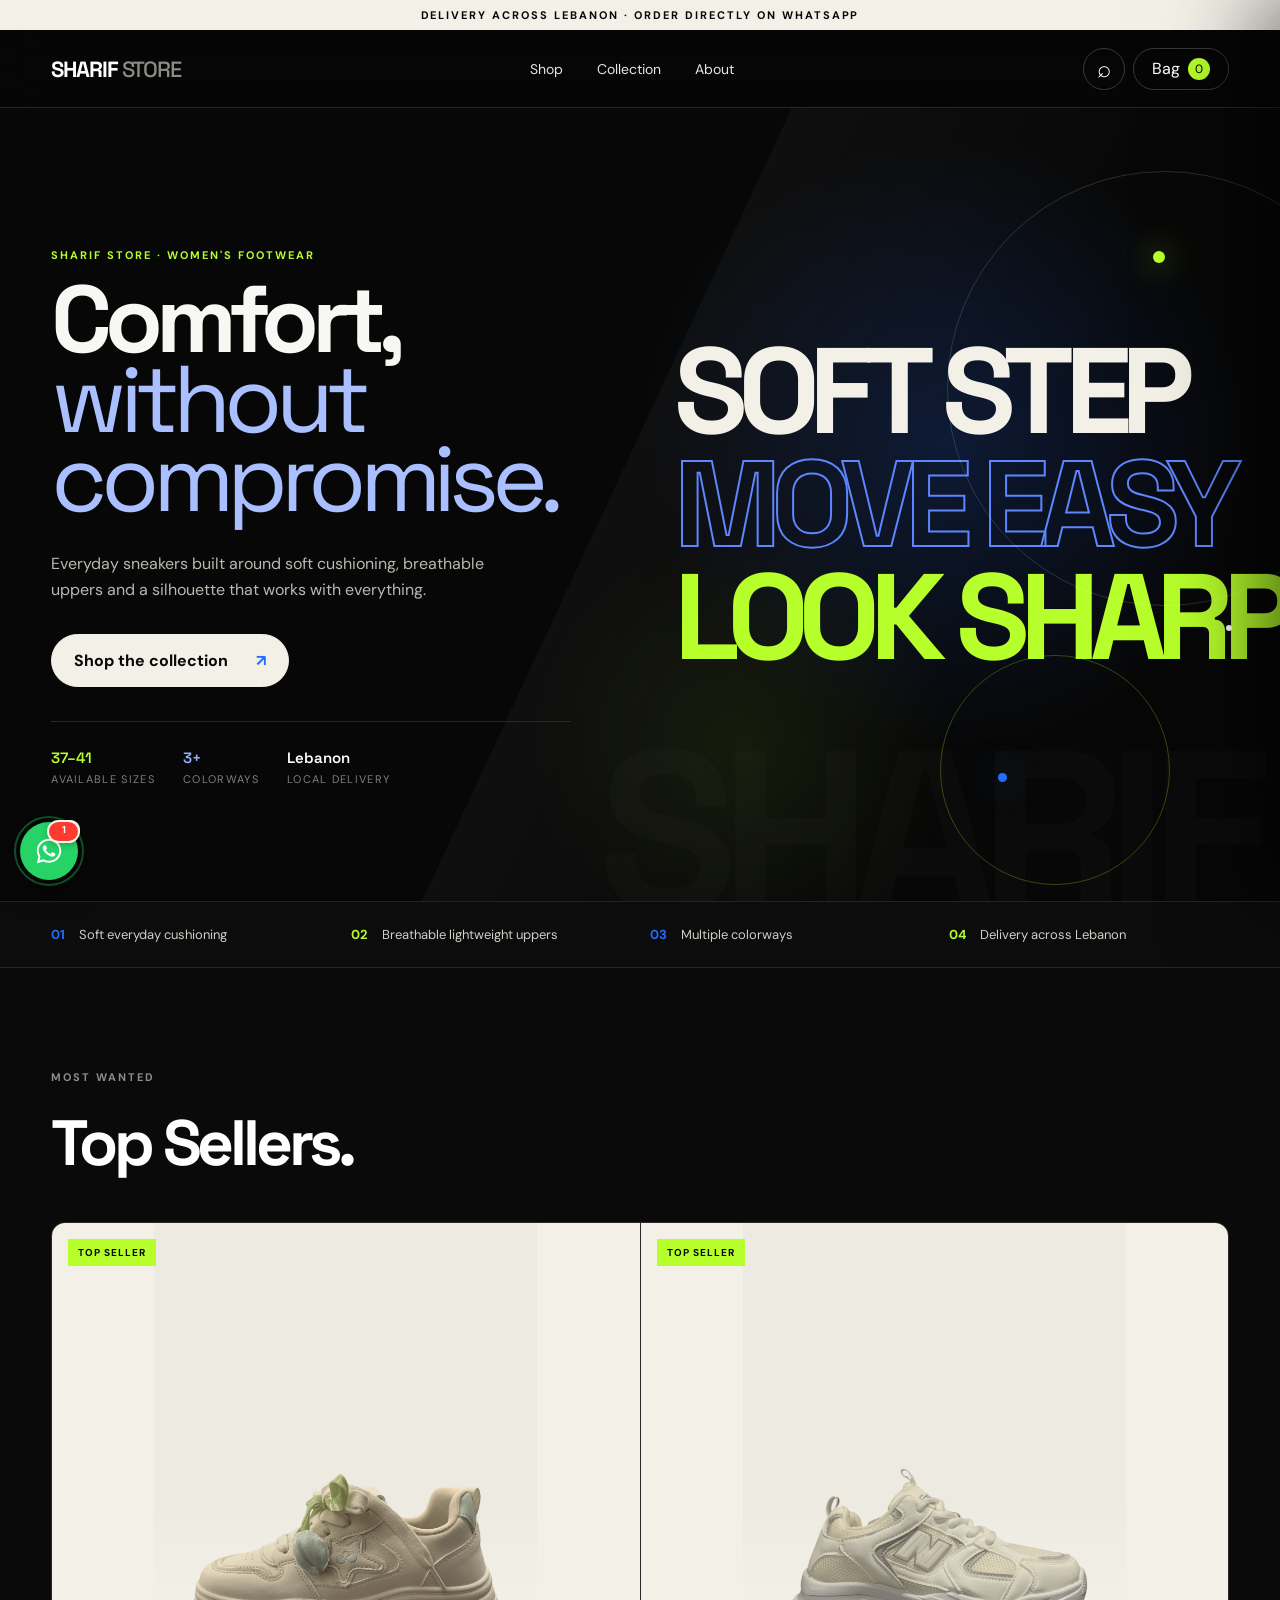
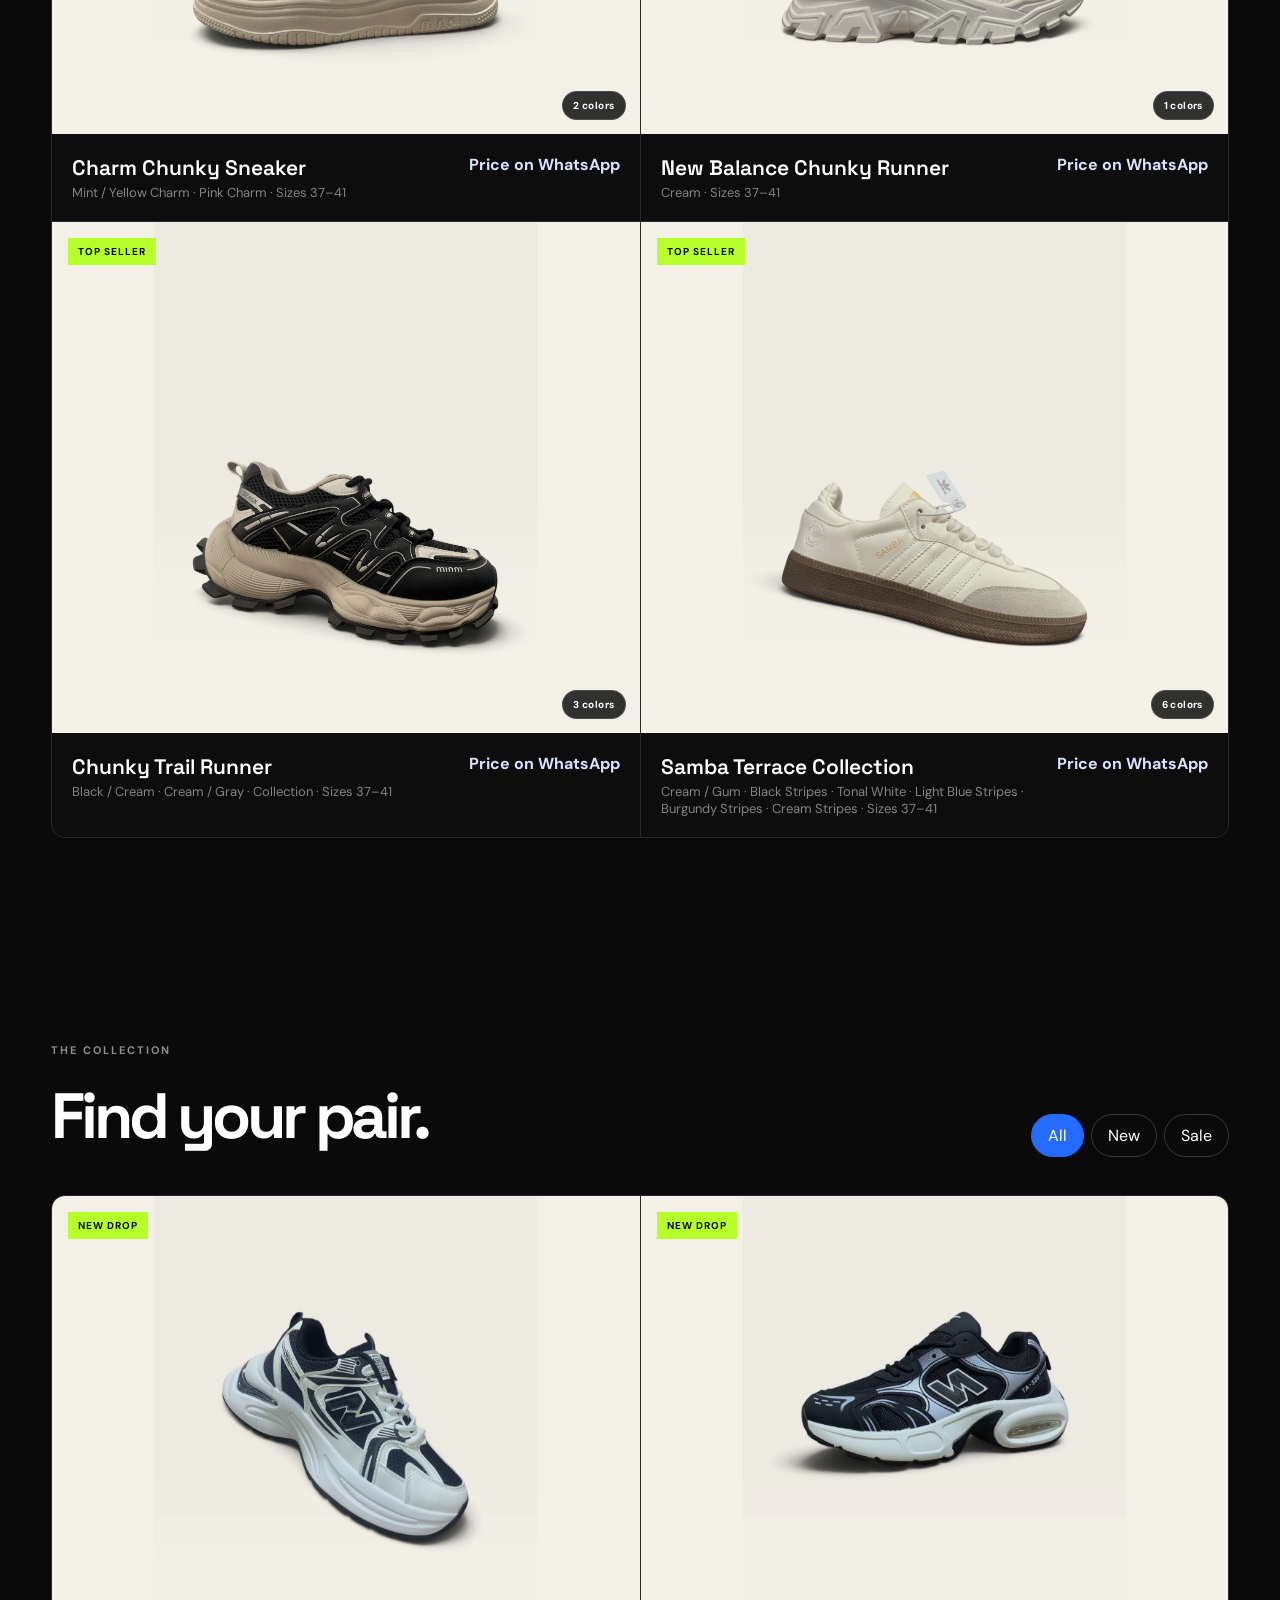
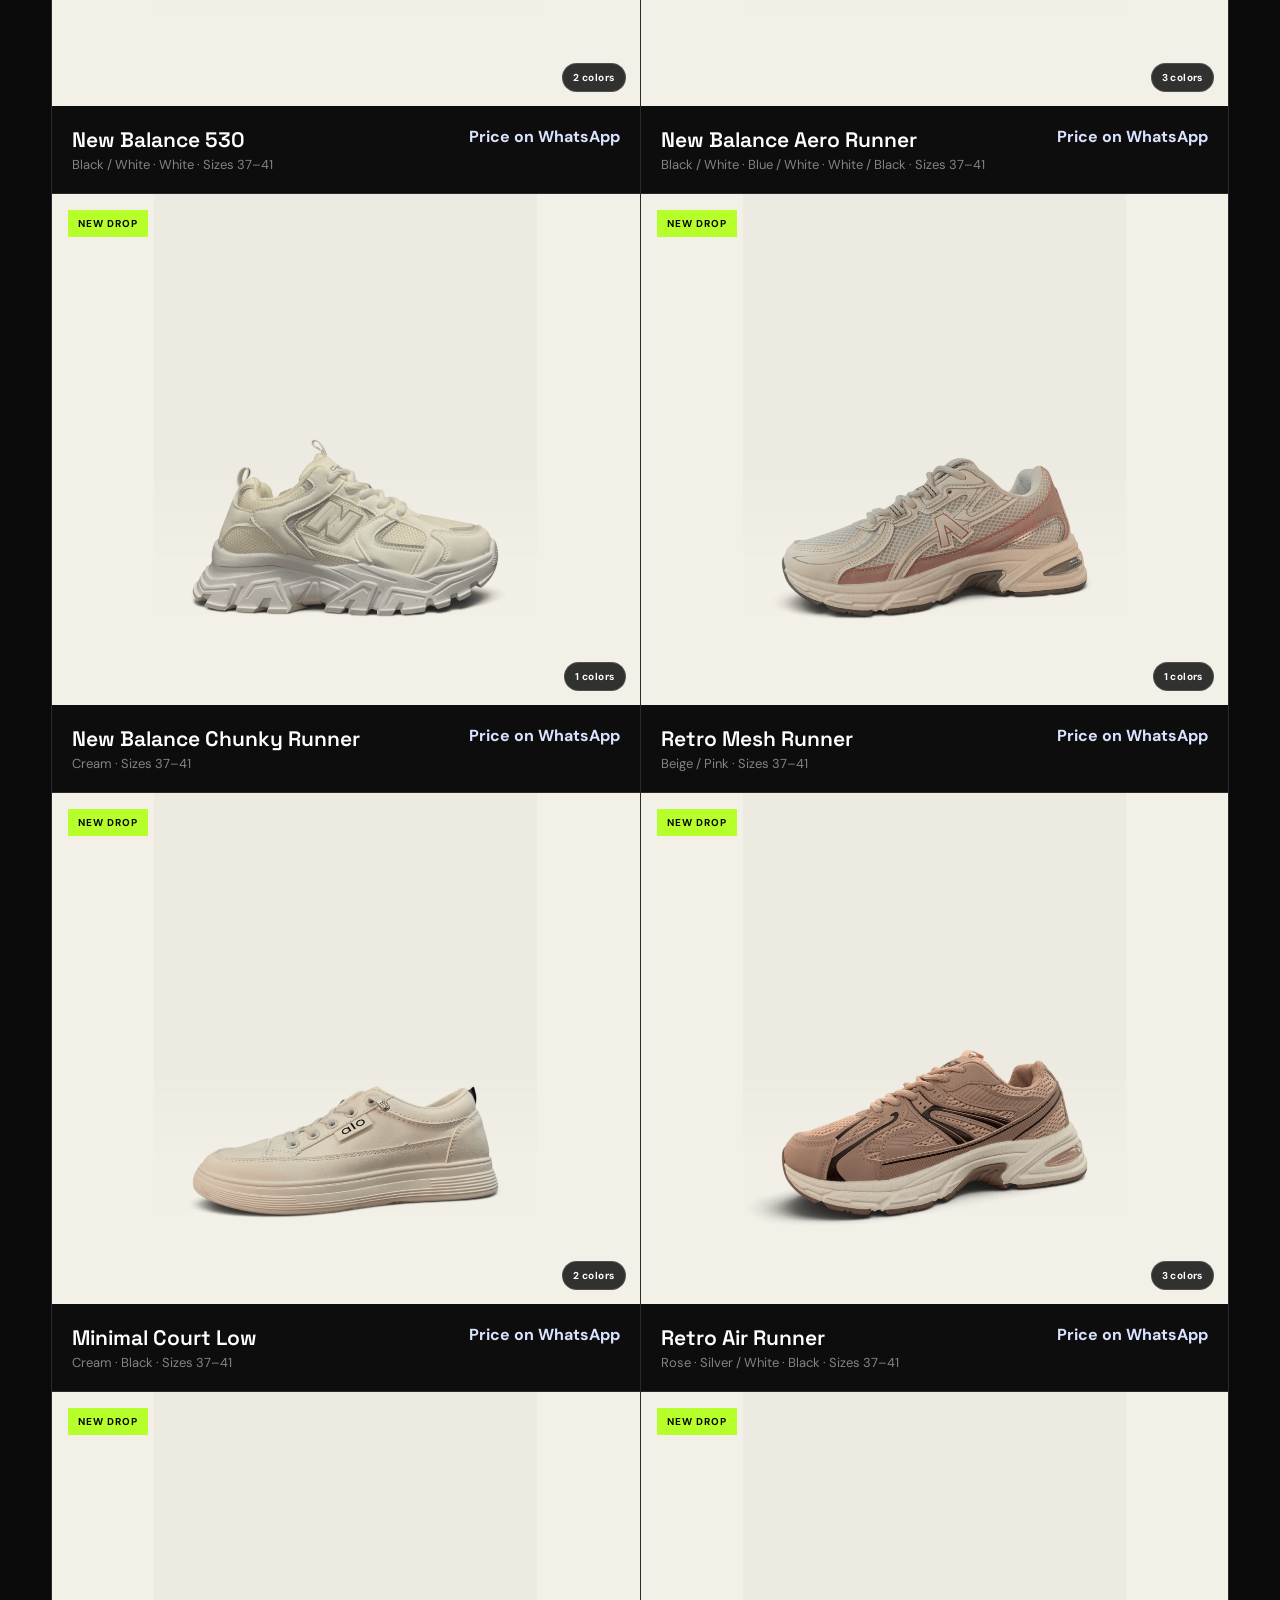
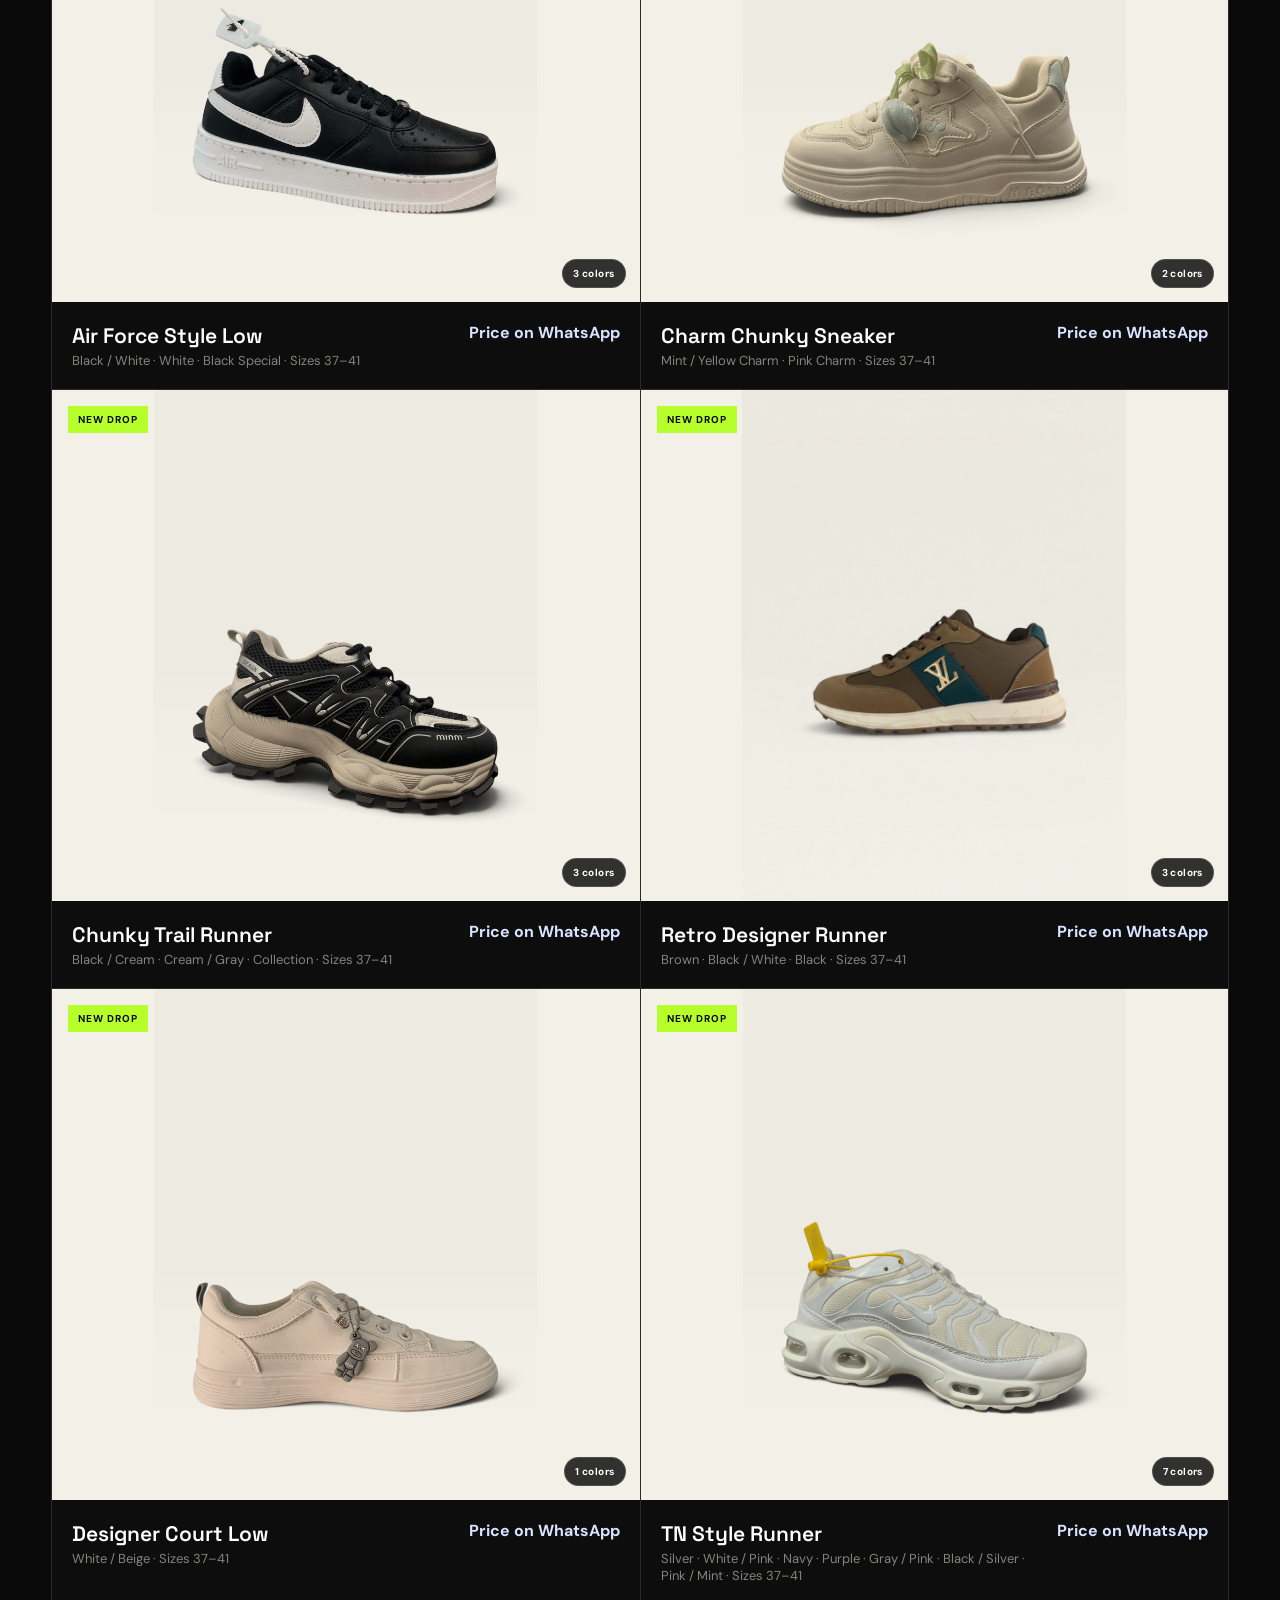
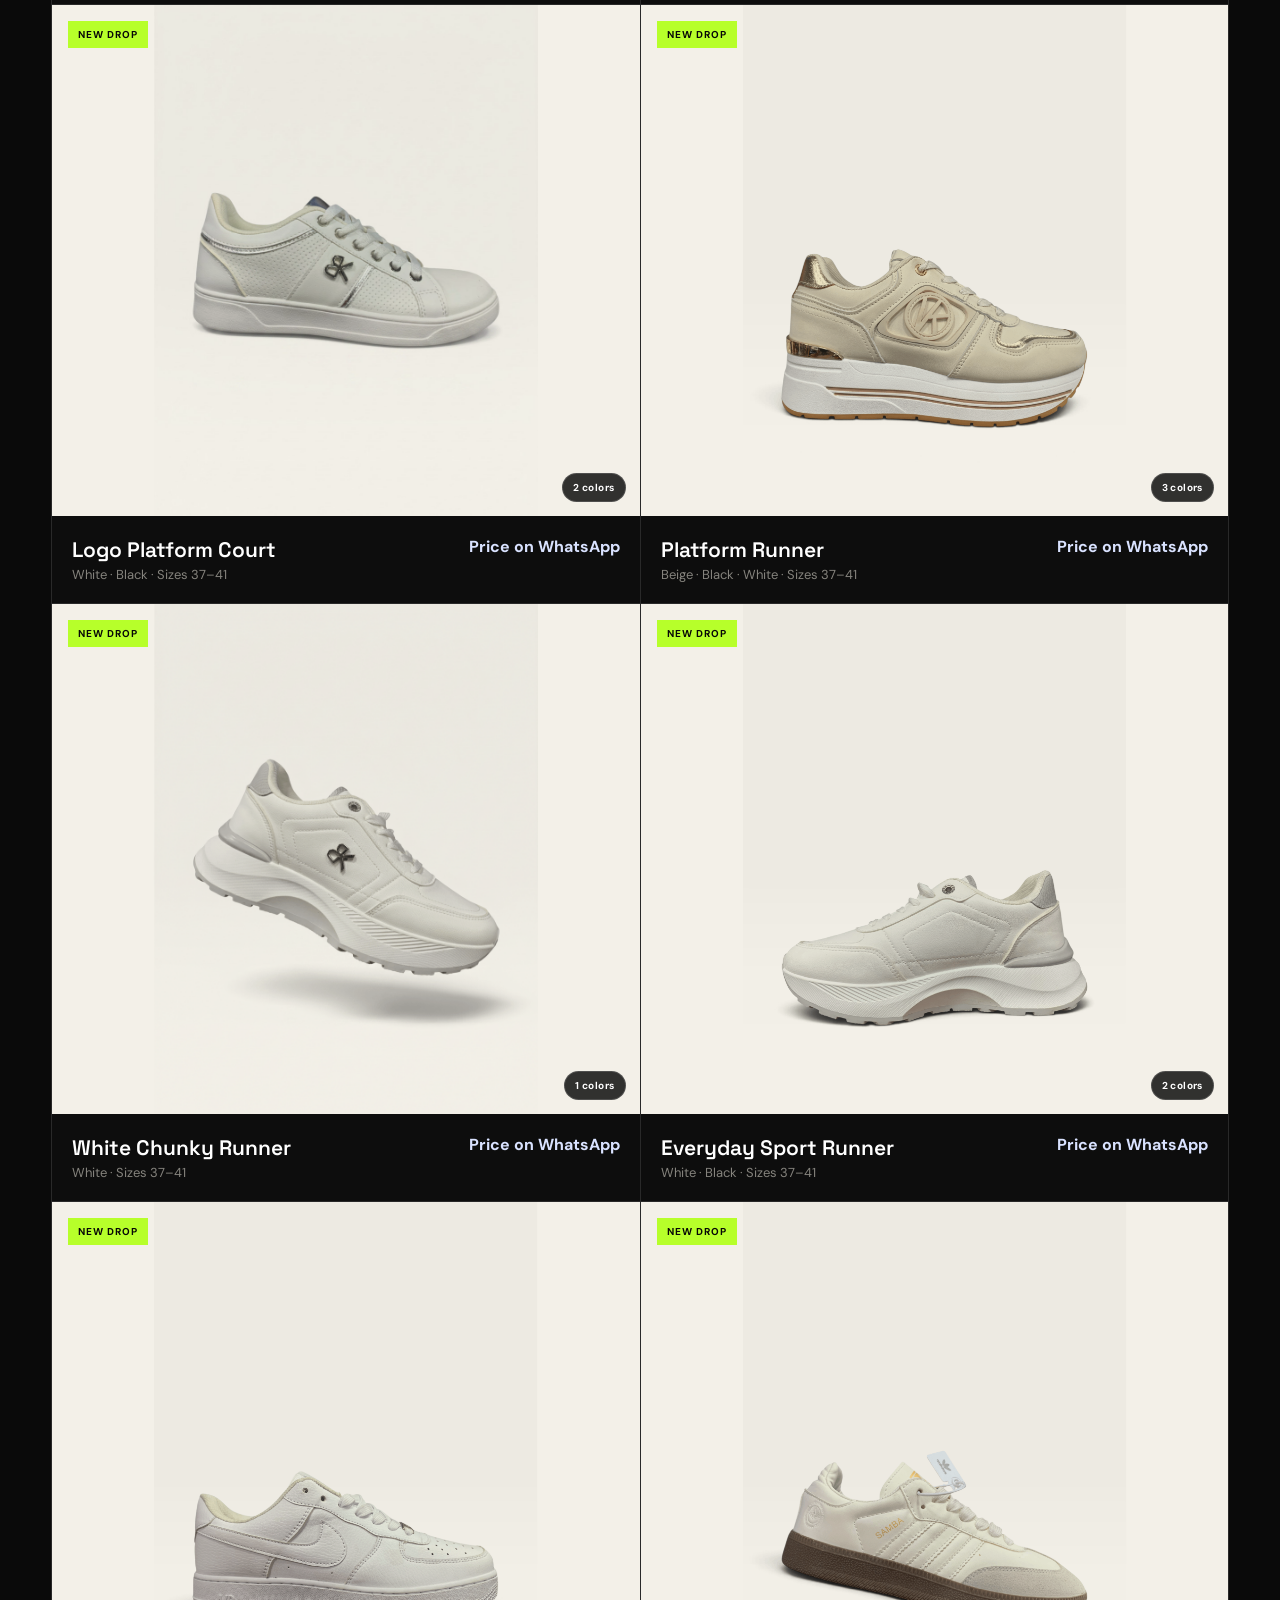
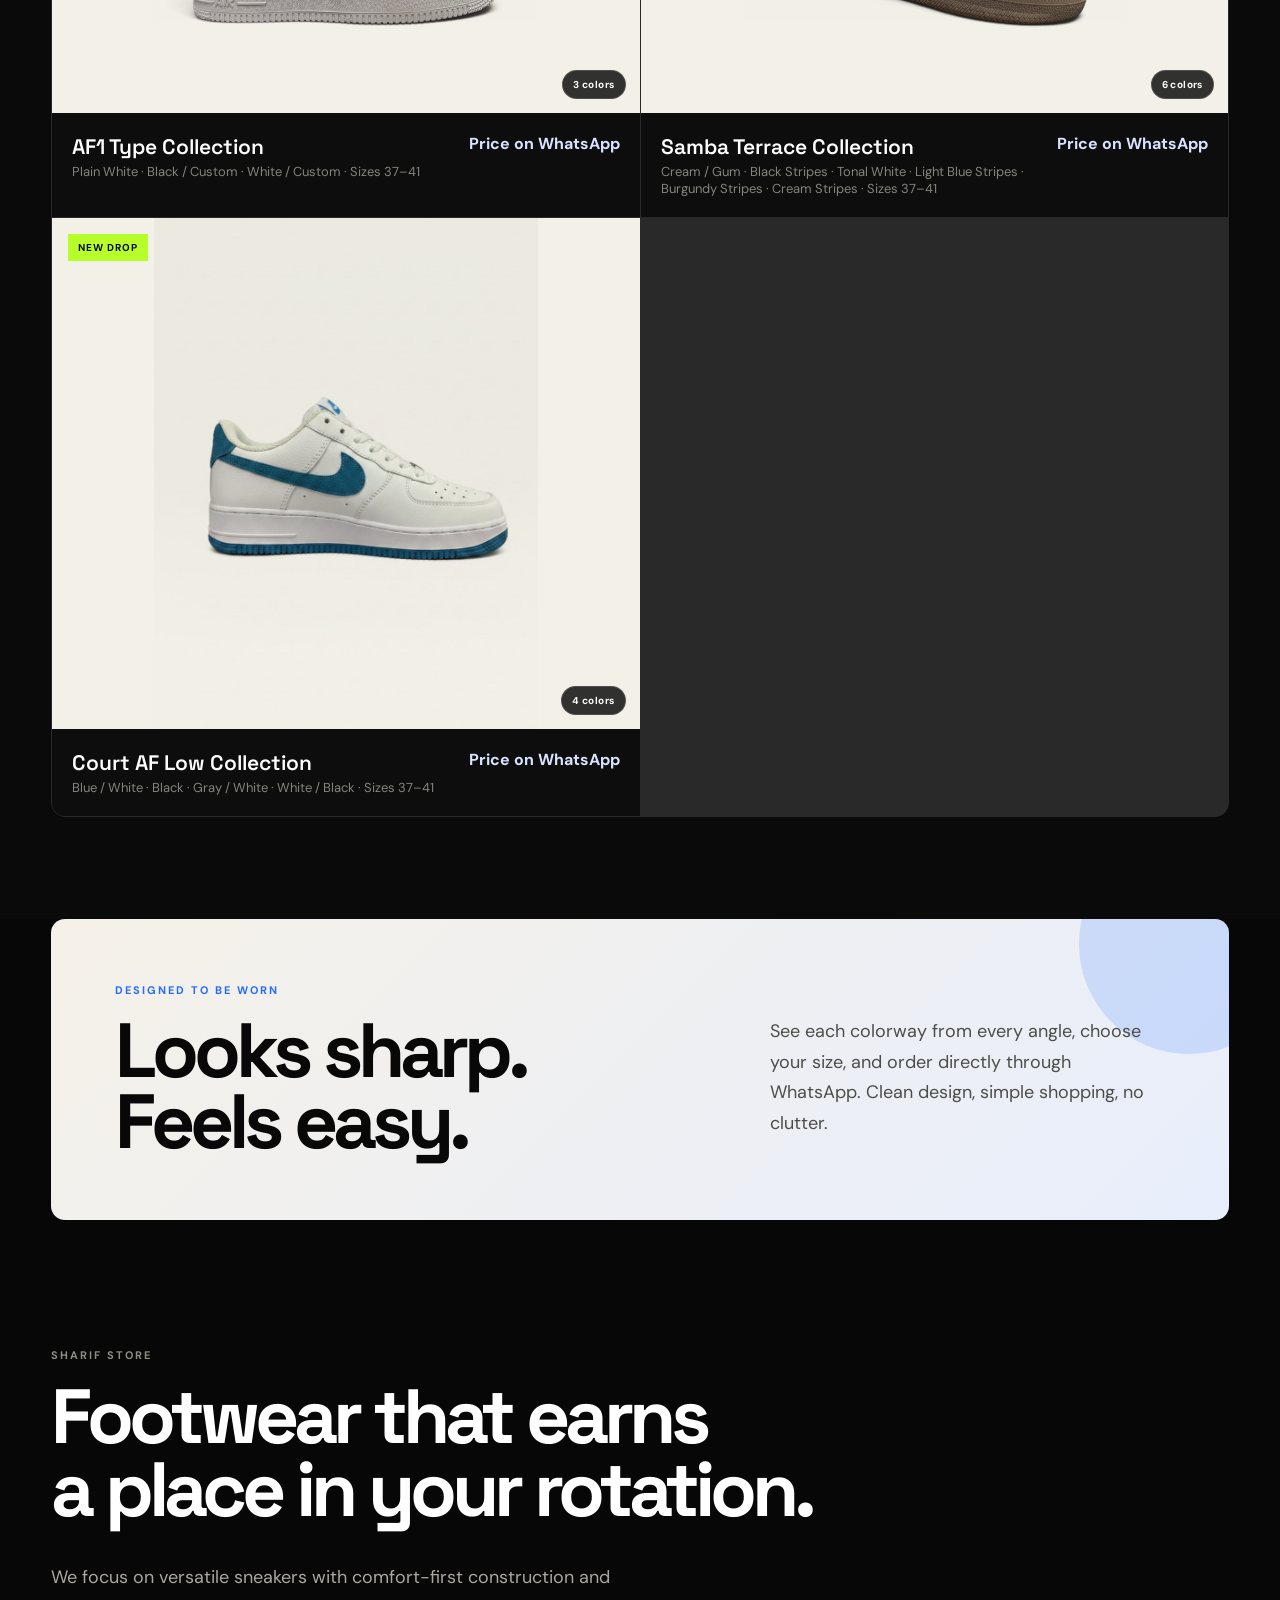
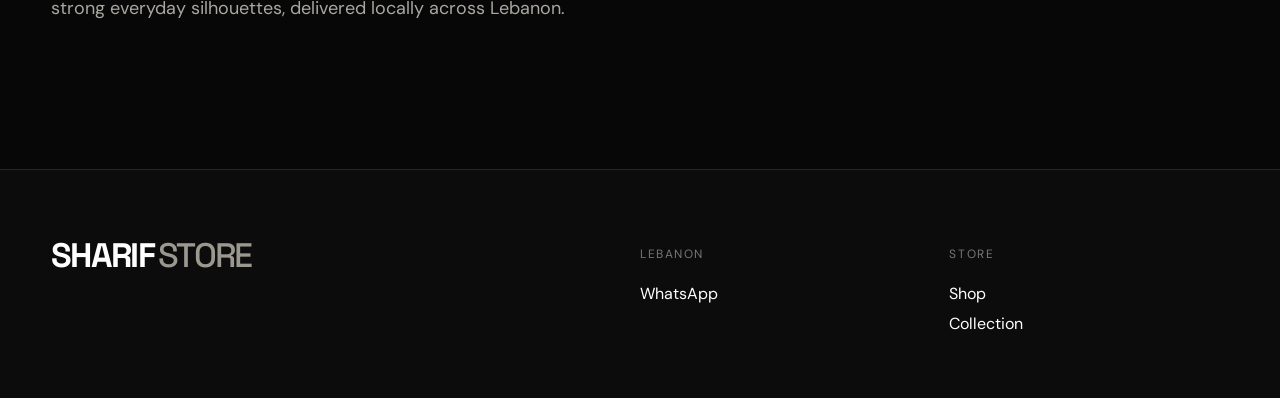
<file: index.html>
<!doctype html>
<html lang="en">
<head>
  <meta charset="utf-8" />
  <meta name="viewport" content="width=device-width,initial-scale=1,viewport-fit=cover" />
  <meta name="theme-color" content="#050505" />
  <title>Sharif Store — Premium Footwear Lebanon</title>
  <meta name="description" content="Sharif Store — curated sneakers and footwear delivered across Lebanon." />
  <link rel="icon" type="image/png" href="assets/products/unnamed.png?v=20260825" />
  <link rel="shortcut icon" type="image/png" href="assets/products/unnamed.png?v=20260825" />
  <link rel="apple-touch-icon" href="assets/products/unnamed.png?v=20260825" />
  <link rel="preload" as="image" href="assets/products/IMG_0441.jpg" fetchpriority="high" />
  <link rel="preconnect" href="https://fonts.googleapis.com"><link rel="preconnect" href="https://fonts.gstatic.com" crossorigin>
  <link href="https://fonts.googleapis.com/css2?family=DM+Sans:wght@400;500;600;700&family=Space+Grotesk:wght@500;600;700&display=swap" rel="stylesheet">
  <link rel="stylesheet" href="styles.css" /><link rel="stylesheet" href="mobile-gallery.css" /><link rel="stylesheet" href="whatsapp-float.css" /><link rel="stylesheet" href="luxury.css?v=20260826-1" />
  <!-- TikTok Pixel Code Start -->
  <script>
  !function (w, d, t) {
    w.TiktokAnalyticsObject=t;var ttq=w[t]=w[t]||[];ttq.methods=["page","track","identify","instances","debug","on","off","once","ready","alias","group","enableCookie","disableCookie","holdConsent","revokeConsent","grantConsent"],ttq.setAndDefer=function(t,e){t[e]=function(){t.push([e].concat(Array.prototype.slice.call(arguments,0)))}};for(var i=0;i<ttq.methods.length;i++)ttq.setAndDefer(ttq,ttq.methods[i]);ttq.instance=function(t){for(
  var e=ttq._i[t]||[],n=0;n<ttq.methods.length;n++)ttq.setAndDefer(e,ttq.methods[n]);return e},ttq.load=function(e,n){var r="https://analytics.tiktok.com/i18n/pixel/events.js",o=n&&n.partner;ttq._i=ttq._i||{},ttq._i[e]=[],ttq._i[e]._u=r,ttq._t=ttq._t||{},ttq._t[e]=+new Date,ttq._o=ttq._o||{},ttq._o[e]=n||{};n=document.createElement("script")
  ;n.type="text/javascript",n.async=!0,n.src=r+"?sdkid="+e+"&lib="+t;e=document.getElementsByTagName("script")[0];e.parentNode.insertBefore(n,e)};

    ttq.load('DA9ERJJC77UC8FLJBM60');
    ttq.page();
  }(window, document, 'ttq');
  </script>
  <!-- TikTok Pixel Code End -->
</head>
<body>
  <div class="announcement">DELIVERY ACROSS LEBANON · ORDER DIRECTLY ON WHATSAPP</div>
  <header class="site-header"><a class="brand" href="#top" aria-label="Sharif Store home"><span>SHARIF</span><b>STORE</b></a><nav class="desktop-nav" aria-label="Main navigation"><a href="#shop">Shop</a><a href="#new">Collection</a><a href="#about">About</a></nav><div class="header-actions"><button id="searchBtn" class="icon-btn" aria-label="Search">⌕</button><button id="cartBtn" class="cart-btn">Bag <span id="cartCount">0</span></button></div></header>
  <main id="top">
    <section class="hero hero-type">
      <div class="hero-copy">
        <p class="eyebrow">SHARIF STORE · WOMEN'S FOOTWEAR</p>
        <h1>Comfort,<br><em>without compromise.</em></h1>
        <p class="hero-text">Everyday sneakers built around soft cushioning, breathable uppers and a silhouette that works with everything.</p>
        <a class="primary-btn" href="#shop">Shop the collection <span>↗</span></a>
        <div class="hero-proof"><div><b>37–41</b><span>Available sizes</span></div><div><b>3+</b><span>Colorways</span></div><div><b>Lebanon</b><span>Local delivery</span></div></div>
      </div>
      <div class="hero-kinetic" id="heroImage" aria-hidden="true">
        <div class="kinetic-line line-a">SOFT STEP</div>
        <div class="kinetic-line line-b">MOVE EASY</div>
        <div class="kinetic-line line-c">LOOK SHARP</div>
        <div class="kinetic-orbit orbit-a"></div>
        <div class="kinetic-orbit orbit-b"></div>
        <span class="kinetic-dot dot-a"></span><span class="kinetic-dot dot-b"></span><span class="kinetic-dot dot-c"></span>
      </div>
    </section>
    <section class="trust-strip"><div><b>01</b><span>Soft everyday cushioning</span></div><div><b>02</b><span>Breathable lightweight uppers</span></div><div><b>03</b><span>Multiple colorways</span></div><div><b>04</b><span>Delivery across Lebanon</span></div></section>
    <section id="shop" class="catalog-section"><div class="section-head"><div><p class="eyebrow">THE COLLECTION</p><h2>Find your pair.</h2></div><div class="filters"><button class="filter active" data-filter="all">All</button><button class="filter" data-filter="new">New</button><button class="filter" data-filter="sale">Sale</button></div></div><div id="products" class="product-grid" aria-live="polite"></div></section>
    <section id="new" class="feature-band"><div><p class="eyebrow">DESIGNED TO BE WORN</p><h2>Looks sharp.<br>Feels easy.</h2></div><p>See each colorway from every angle, choose your size, and order directly through WhatsApp. Clean design, simple shopping, no clutter.</p></section>
    <section id="about" class="about-section"><p class="eyebrow">SHARIF STORE</p><h2>Footwear that earns<br>a place in your rotation.</h2><p>We focus on versatile sneakers with comfort-first construction and strong everyday silhouettes, delivered locally across Lebanon.</p></section>
  </main>
  <footer><div class="brand footer-brand"><span>SHARIF</span><b>STORE</b></div><div><p>Lebanon</p><a id="footerWhatsApp" href="#">WhatsApp</a></div><div><p>Store</p><a href="#shop">Shop</a><a href="#new">Collection</a></div></footer>
  <a class="whatsapp-float" href="https://wa.me/96171546495?text=Hi%20Sharif%20Store%2C%20I%20have%20a%20question%20about%20a%20product." target="_blank" rel="noopener" aria-label="Chat with Sharif Store on WhatsApp"><svg viewBox="0 0 32 32" aria-hidden="true"><path d="M16.01 3C8.83 3 3 8.72 3 15.78c0 2.25.6 4.45 1.74 6.38L3 29l7.03-1.82a13.2 13.2 0 0 0 5.98 1.45h.01C23.19 28.63 29 22.91 29 15.85 29 8.79 23.18 3 16.01 3Zm0 23.47h-.01a11 11 0 0 1-5.62-1.53l-.4-.24-4.17 1.08 1.11-4.02-.26-.41a10.64 10.64 0 0 1-1.68-5.57C4.98 9.93 9.93 5.17 16.01 5.17c6.08 0 11.02 4.78 11.02 10.68 0 5.88-4.95 10.62-11.02 10.62Zm6.05-7.96c-.33-.16-1.96-.95-2.26-1.06-.3-.1-.52-.16-.74.16-.22.32-.85 1.06-1.04 1.27-.19.21-.38.24-.71.08-.33-.16-1.39-.5-2.65-1.6-.98-.85-1.64-1.9-1.83-2.22-.19-.32-.02-.5.14-.65.15-.14.33-.37.5-.56.16-.19.22-.32.33-.53.11-.21.05-.4-.03-.56-.08-.16-.74-1.74-1.01-2.38-.27-.64-.54-.55-.74-.56h-.63c-.22 0-.58.08-.88.4-.3.32-1.15 1.1-1.15 2.67s1.18 3.09 1.34 3.3c.16.21 2.32 3.47 5.62 4.87.79.34 1.4.54 1.88.69.79.24 1.51.21 2.08.13.63-.09 1.96-.79 2.24-1.55.27-.77.27-1.42.19-1.55-.08-.13-.3-.21-.63-.37Z"/></svg><span class="whatsapp-notification" aria-hidden="true">1</span></a>
  <aside id="cartDrawer" class="drawer" aria-hidden="true"><div class="drawer-head"><h3>Your bag</h3><button id="closeCart" class="icon-btn" aria-label="Close bag">×</button></div><div id="cartItems" class="cart-items"></div><div class="drawer-foot"><button id="checkoutBtn" class="primary-btn full">Order on WhatsApp <span>↗</span></button></div></aside><div id="backdrop" class="backdrop"></div>
  <dialog id="productModal" class="product-modal"><button id="modalClose" class="modal-close" aria-label="Close product">×</button><div id="modalContent"></div></dialog>
  <dialog id="searchModal" class="search-modal"><button id="searchClose" class="modal-close" aria-label="Close search">×</button><h3>Find a pair</h3><input id="searchInput" autocomplete="off" placeholder="Search products…" aria-label="Search products" /><div id="searchResults" class="search-results"></div></dialog>
  <script src="products-data.js?v=20260906-1"></script><script src="app.js?v=20260902-1"></script><script src="product-share.js?v=20260825-1"></script>
</body></html>
</file>
<file: styles.css>
:root{--bg:#f5f4ef;--ink:#0b0b0c;--muted:#6b6a65;--line:#d9d7cf;--accent:#b7ff2a;--panel:#eceae2;--radius:16px}*{box-sizing:border-box}html{scroll-behavior:smooth}body{margin:0;background:var(--bg);color:var(--ink);font-family:'DM Sans',sans-serif;-webkit-font-smoothing:antialiased}body.no-scroll{overflow:hidden}a{color:inherit;text-decoration:none}button,input{font:inherit}button{touch-action:manipulation}button:focus-visible,a:focus-visible,input:focus-visible,.product-card:focus-visible{outline:3px solid #7fbd00;outline-offset:3px}.announcement{background:var(--ink);color:#fff;text-align:center;font-size:11px;letter-spacing:.14em;padding:9px 14px}.site-header{height:78px;display:flex;align-items:center;justify-content:space-between;padding:0 4vw;border-bottom:1px solid var(--line);position:sticky;top:0;background:rgba(245,244,239,.92);backdrop-filter:blur(16px);z-index:20}.brand{display:flex;align-items:baseline;gap:4px;font-family:'Space Grotesk',sans-serif;font-weight:700;font-size:22px;letter-spacing:-.05em}.brand b{font-weight:500;color:var(--muted)}.desktop-nav{display:flex;gap:34px;font-size:14px}.desktop-nav a{transition:opacity .2s}.desktop-nav a:hover{opacity:.55}.header-actions{display:flex;gap:8px;align-items:center}.icon-btn,.cart-btn,.filter{border:1px solid var(--line);background:transparent;cursor:pointer;border-radius:999px;transition:.18s ease}.icon-btn:hover,.cart-btn:hover,.filter:hover{border-color:#8d8b84}.icon-btn{width:42px;height:42px;font-size:24px;display:grid;place-items:center}.cart-btn{height:42px;padding:0 18px;display:flex;gap:8px;align-items:center}.cart-btn span{background:var(--accent);border-radius:99px;min-width:22px;height:22px;display:grid;place-items:center;font-size:12px}.hero{min-height:76vh;display:grid;grid-template-columns:1fr 1.25fr;border-bottom:1px solid var(--line)}.hero-copy{padding:9vw 4vw 7vw;display:flex;flex-direction:column;align-items:flex-start;justify-content:center}.eyebrow{font-size:11px;letter-spacing:.18em;font-weight:700;margin:0 0 18px}.hero h1,.section-head h2,.feature-band h2,.about-section h2{font-family:'Space Grotesk',sans-serif;letter-spacing:-.065em;margin:0}.hero h1{font-size:clamp(56px,7vw,112px);line-height:.88}.hero h1 em{font-style:normal;color:#89877f}.hero-text{max-width:520px;color:var(--muted);font-size:17px;line-height:1.6;margin:32px 0}.primary-btn,.secondary-btn{border:0;padding:16px 20px;border-radius:8px;display:inline-flex;align-items:center;justify-content:space-between;gap:28px;font-weight:700;cursor:pointer;transition:transform .15s ease,opacity .15s ease,background .15s ease}.primary-btn{background:var(--ink);color:#fff}.primary-btn span{color:var(--accent)}.secondary-btn{background:#e7e5dd;color:var(--ink)}.primary-btn:hover,.secondary-btn:hover{transform:translateY(-1px)}.primary-btn:active,.secondary-btn:active{transform:translateY(0)}button:disabled{opacity:.42;cursor:not-allowed;transform:none!important}.hero-art{background:var(--panel);display:flex;align-items:center;justify-content:center;position:relative;overflow:hidden;padding:3vw}.hero-art:before{content:'S';position:absolute;font:700 38vw/.8 'Space Grotesk';color:rgba(11,11,12,.035);left:3%;bottom:-4%}.hero-art img{position:relative;width:min(92%,820px);height:auto;mix-blend-mode:multiply;filter:drop-shadow(0 30px 28px rgba(0,0,0,.12));transform:rotate(-6deg);z-index:1;opacity:0;transition:opacity .35s}.hero-art img.ready{opacity:1}.hero-label{position:absolute;top:24px;left:24px;font-size:11px;letter-spacing:.14em;z-index:2}.trust-strip{display:grid;grid-template-columns:repeat(4,1fr);padding:24px 4vw;border-bottom:1px solid var(--line);gap:20px}.trust-strip div{display:flex;gap:14px;font-size:13px}.trust-strip b{color:#9a9891}.catalog-section{padding:8vw 4vw}.section-head{display:flex;justify-content:space-between;align-items:flex-end;margin-bottom:38px}.section-head h2{font-size:clamp(42px,5vw,72px)}.filters{display:flex;gap:7px;overflow-x:auto}.filter{padding:10px 16px;white-space:nowrap}.filter.active{background:var(--ink);color:#fff;border-color:var(--ink)}.product-grid{display:grid;grid-template-columns:repeat(2,minmax(0,1fr));gap:1px;background:var(--line);border:1px solid var(--line);border-radius:var(--radius);overflow:hidden}.product-card{background:var(--bg);cursor:pointer;min-width:0;transition:background .2s}.product-card:hover{background:#f0efe9}.product-image-wrap{aspect-ratio:1.15;background:#eeede8;overflow:hidden;position:relative}.product-image-wrap img{width:100%;height:100%;object-fit:contain;mix-blend-mode:multiply;transition:transform .45s ease}.product-card:hover img{transform:scale(1.035)}.badge,.photo-count{position:absolute;padding:7px 10px;font-size:10px;letter-spacing:.1em;font-weight:700}.badge{top:16px;left:16px;background:var(--accent)}.sold-badge{background:var(--ink);color:#fff}.photo-count{right:14px;bottom:14px;border-radius:99px;background:rgba(245,244,239,.86);backdrop-filter:blur(8px);letter-spacing:.04em}.product-info{padding:20px;display:grid;grid-template-columns:1fr auto;gap:10px}.product-info h3{margin:0;font:600 21px 'Space Grotesk'}.product-info p{margin:3px 0 0;color:var(--muted);font-size:13px}.product-price{font-weight:700;white-space:nowrap}.feature-band{margin:0 4vw 8vw;background:var(--ink);color:#fff;padding:5vw;border-radius:var(--radius);display:grid;grid-template-columns:1.4fr 1fr;gap:8vw;align-items:end}.feature-band h2{font-size:clamp(48px,6vw,88px);line-height:.92}.feature-band>p{color:#aeada8;line-height:1.7;font-size:18px}.about-section{padding:2vw 4vw 10vw;max-width:1050px}.about-section h2{font-size:clamp(46px,6vw,88px);line-height:.95}.about-section>p:last-child{max-width:600px;color:var(--muted);line-height:1.7;font-size:18px;margin-top:36px}footer{background:#dedcd4;padding:5vw 4vw;display:grid;grid-template-columns:2fr 1fr 1fr;gap:30px}.footer-brand{font-size:34px}footer p{font-size:12px;color:var(--muted);text-transform:uppercase;letter-spacing:.13em}footer div:not(:first-child){display:flex;flex-direction:column;gap:9px}.drawer{position:fixed;right:0;top:0;width:min(480px,96vw);height:100dvh;background:var(--bg);z-index:60;transform:translateX(102%);transition:transform .28s cubic-bezier(.2,.8,.2,1);display:flex;flex-direction:column;box-shadow:-20px 0 70px rgba(0,0,0,.15)}.drawer.open{transform:none}.drawer-head{display:flex;align-items:center;justify-content:space-between;padding:22px;border-bottom:1px solid var(--line)}.drawer-head h3{margin:0;font:600 28px 'Space Grotesk'}.cart-items{padding:12px 22px;overflow:auto;overscroll-behavior:contain;flex:1}.cart-row{display:grid;grid-template-columns:90px 1fr auto;gap:14px;padding:14px 0;border-bottom:1px solid var(--line);align-items:start}.cart-row img{width:90px;height:88px;object-fit:contain;background:#eceae4;border-radius:8px}.cart-row h4{margin:4px 0}.cart-row p{margin:4px 0;color:var(--muted);font-size:12px}.cart-copy strong{display:block;margin-top:6px}.qty-control{display:inline-grid;grid-template-columns:34px 32px 34px;align-items:center;border:1px solid var(--line);border-radius:8px;margin-top:10px;overflow:hidden}.qty-control button{height:32px;border:0;background:transparent;cursor:pointer}.qty-control span{text-align:center;font-size:13px}.remove-btn{border:0;background:none;cursor:pointer;font-size:20px}.drawer-foot{padding:22px calc(22px + env(safe-area-inset-right)) calc(22px + env(safe-area-inset-bottom));border-top:1px solid var(--line)}.full{width:100%}.backdrop{position:fixed;inset:0;background:rgba(0,0,0,.38);opacity:0;pointer-events:none;z-index:50;transition:opacity .2s}.backdrop.show{opacity:1;pointer-events:auto}dialog{border:0;padding:0;background:var(--bg);color:var(--ink);max-width:none;box-shadow:0 30px 100px rgba(0,0,0,.28)}dialog::backdrop{background:rgba(0,0,0,.45);backdrop-filter:blur(2px)}.product-modal{width:min(1160px,95vw);height:min(820px,92dvh);border-radius:18px;overflow:hidden}.modal-close{position:absolute;right:18px;top:18px;z-index:8;width:44px;height:44px;border:1px solid var(--line);background:rgba(245,244,239,.92);backdrop-filter:blur(8px);border-radius:50%;font-size:24px;cursor:pointer}.modal-layout{display:grid;grid-template-columns:1.15fr .85fr;height:100%}.gallery{background:#eceae4;display:grid;grid-template-rows:minmax(0,1fr) 94px;min-height:0;min-width:0}.main-photo{display:flex;align-items:center;justify-content:center;padding:30px;min-width:0;position:relative;overflow:hidden;touch-action:pan-y;user-select:none}.main-photo img{width:100%;height:100%;object-fit:contain;mix-blend-mode:multiply;pointer-events:none}.gallery-arrow{position:absolute;top:50%;transform:translateY(-50%);z-index:3;width:46px;height:46px;border:1px solid rgba(11,11,12,.15);border-radius:50%;background:rgba(245,244,239,.9);font-size:29px;cursor:pointer;display:grid;place-items:center}.gallery-arrow.prev{left:18px}.gallery-arrow.next{right:18px}.gallery-counter{position:absolute;bottom:14px;right:16px;background:rgba(245,244,239,.9);border-radius:99px;padding:7px 10px;font-size:11px;font-weight:700}.thumbs{padding:10px 14px;overflow:auto;display:flex;gap:8px;border-top:1px solid rgba(11,11,12,.08);scrollbar-width:thin}.thumb{flex:0 0 72px;width:72px;border:1px solid transparent;background:#f5f4ef;padding:0;border-radius:7px;overflow:hidden;cursor:pointer}.thumb.active{border-color:var(--ink);box-shadow:inset 0 0 0 1px var(--ink)}.thumb img{width:100%;height:70px;object-fit:contain}.modal-details{padding:7vw 4vw 4vw;overflow:auto;overscroll-behavior:contain}.modal-details h2{font:600 clamp(38px,5vw,64px)/.95 'Space Grotesk';letter-spacing:-.06em;margin:0 0 16px}.modal-price{font-size:20px;margin-bottom:18px}.modal-details .desc{color:var(--muted);line-height:1.65}.size-block{margin-top:28px}.size-label{display:flex;justify-content:space-between;align-items:center;gap:15px}.size-label .eyebrow{margin:0}.size-label span{font-size:12px;color:var(--muted)}.error-text{color:#b42318!important}.size-grid{display:flex;flex-wrap:wrap;gap:8px;margin:14px 0 26px}.size-grid.attention{animation:shake .35s}.size-btn{min-width:54px;height:46px;border:1px solid var(--line);border-radius:8px;background:transparent;cursor:pointer;font-weight:600}.size-btn.active{background:var(--ink);color:#fff;border-color:var(--ink)}.modal-actions{display:grid;gap:10px}.search-modal{width:min(700px,92vw);padding:50px 28px 30px;border-radius:18px}.search-modal h3{font:600 36px 'Space Grotesk';margin:0 0 18px}.search-modal input{width:100%;padding:16px;border:1px solid var(--line);border-radius:9px;background:#fff;font-size:18px}.search-result{width:100%;padding:15px 2px;border:0;border-bottom:1px solid var(--line);background:transparent;cursor:pointer;display:flex;justify-content:space-between;text-align:left}.empty,.load-state{padding:70px 20px;text-align:center;color:var(--muted);background:var(--bg);grid-column:1/-1}.empty{display:grid;gap:7px}.empty b,.load-state b{color:var(--ink)}.compact{padding:30px 0}.load-state{display:grid;place-items:center;gap:10px}.load-state .secondary-btn{margin-top:5px}.skeleton{background:linear-gradient(100deg,#e9e7df 30%,#f3f2ed 50%,#e9e7df 70%);background-size:220% 100%;animation:shimmer 1.3s infinite}.skeleton-lines{padding:20px;display:grid;gap:10px}.skeleton-lines i{display:block;height:17px;width:55%;border-radius:6px;background:#e3e1da}.skeleton-lines i:last-child{width:32%;height:11px}@keyframes shimmer{to{background-position-x:-220%}}@keyframes shake{25%{transform:translateX(-5px)}75%{transform:translateX(5px)}}@media(max-width:800px){.announcement{font-size:9px}.desktop-nav{display:none}.site-header{height:64px;padding:0 16px}.brand{font-size:20px}.hero{grid-template-columns:1fr;min-height:auto}.hero-copy{padding:16vw 20px 11vw}.hero h1{font-size:clamp(54px,18vw,76px)}.hero-text{margin:24px 0;font-size:16px}.hero-art{min-height:48vh;padding:20px}.hero-label{top:17px;left:17px}.trust-strip{grid-template-columns:1fr 1fr;padding:20px;gap:18px}.trust-strip div{font-size:12px}.catalog-section{padding:68px 16px}.section-head{align-items:flex-start;gap:22px;flex-direction:column;margin-bottom:25px}.filters{width:100%}.product-grid{grid-template-columns:1fr;border-radius:12px}.product-image-wrap{aspect-ratio:1.08}.product-info{padding:17px}.product-info h3{font-size:20px}.feature-band{grid-template-columns:1fr;margin:0 16px 64px;padding:42px 24px;gap:30px}.feature-band>p{font-size:16px}.about-section{padding:15px 20px 80px}.about-section>p:last-child{font-size:16px}.product-modal{width:100vw;height:100dvh;max-height:none;border-radius:0}.modal-layout{grid-template-columns:1fr;grid-template-rows:minmax(390px,52dvh) minmax(0,1fr);height:100%}.gallery{grid-template-rows:minmax(0,1fr) 78px}.main-photo{padding:24px 26px}.gallery-arrow{width:42px;height:42px}.gallery-arrow.prev{left:10px}.gallery-arrow.next{right:10px}.thumbs{padding:7px 12px}.thumb{flex-basis:60px;width:60px}.thumb img{height:58px}.modal-close{top:12px;right:12px}.modal-details{padding:32px 20px calc(28px + env(safe-area-inset-bottom))}.modal-details h2{font-size:42px}.size-btn{flex:1;min-width:50px}.modal-actions{position:sticky;bottom:-1px;background:linear-gradient(transparent,var(--bg) 15%);padding-top:20px}.drawer{width:min(430px,100vw)}footer{grid-template-columns:1fr 1fr;padding:45px 20px}.footer-brand{grid-column:1/-1}.search-modal{width:calc(100vw - 20px);padding:55px 20px 25px}.photo-count{bottom:10px;right:10px}}@media(max-width:430px){.trust-strip{grid-template-columns:1fr}.cart-btn{padding:0 12px}.gallery-arrow{opacity:.92}.modal-layout{grid-template-rows:minmax(350px,48dvh) minmax(0,1fr)}}@media(prefers-reduced-motion:reduce){*,*:before,*:after{scroll-behavior:auto!important;animation:none!important;transition:none!important}}

/* premium interaction layer */
.product-modal{--drag-opacity:1;transition:opacity .22s ease,transform .22s cubic-bezier(.2,.8,.2,1)}.product-modal::backdrop{opacity:var(--drag-opacity);transition:opacity .2s ease}.product-modal.opening{animation:modalIn .34s cubic-bezier(.16,1,.3,1)}.product-modal.closing{opacity:0;transform:translateY(18px) scale(.975)}.product-stage{transition:transform .18s cubic-bezier(.2,.8,.2,1)}.modal-close{transition:transform .2s ease,background .2s ease}.modal-close:hover{transform:rotate(90deg) scale(1.05);background:#fff}.gallery-arrow{transition:transform .2s ease,box-shadow .2s ease,background .2s ease}.gallery-arrow:hover{transform:translateY(-50%) scale(1.08);box-shadow:0 10px 30px rgba(0,0,0,.12);background:#fff}.gallery-arrow:active{transform:translateY(-50%) scale(.94)}.main-photo img{will-change:transform,opacity}.main-photo img.image-pop{animation:imagePop .3s ease}.main-photo img.slide-left{animation:slideLeft .34s cubic-bezier(.2,.8,.2,1)}.main-photo img.slide-right{animation:slideRight .34s cubic-bezier(.2,.8,.2,1)}.variant-flash:after{content:'';position:absolute;inset:0;background:radial-gradient(circle at center,rgba(183,255,42,.18),transparent 55%);pointer-events:none;animation:variantFlash .45s ease}.thumb{transition:transform .18s ease,border-color .18s ease,box-shadow .18s ease}.thumb:hover{transform:translateY(-3px)}.thumb.active{transform:translateY(-2px);box-shadow:0 8px 20px rgba(0,0,0,.1)}.size-btn{transition:transform .16s ease,background .16s ease,color .16s ease,border-color .16s ease}.size-btn:hover{transform:translateY(-2px);border-color:#8d8b84}.size-btn.active{transform:translateY(-2px);box-shadow:0 8px 18px rgba(11,11,12,.14)}.selected-bounce{animation:selectedBounce .32s ease}.magnetic-btn{position:relative;overflow:hidden}.magnetic-btn:before{content:'';position:absolute;inset:0;background:linear-gradient(115deg,transparent 20%,rgba(255,255,255,.14) 45%,transparent 70%);transform:translateX(-130%)}.magnetic-btn:hover:before{animation:shine .7s ease}.reveal-card{animation:cardReveal .55s cubic-bezier(.16,1,.3,1)}.mobile-dismiss-hint{display:none}
@keyframes modalIn{from{opacity:0;transform:translateY(24px) scale(.97)}to{opacity:1;transform:none}}@keyframes imagePop{from{opacity:.55;transform:scale(.985)}to{opacity:1;transform:none}}@keyframes slideLeft{from{opacity:.25;transform:translateX(28px) scale(.985)}to{opacity:1;transform:none}}@keyframes slideRight{from{opacity:.25;transform:translateX(-28px) scale(.985)}to{opacity:1;transform:none}}@keyframes variantFlash{0%{opacity:0}40%{opacity:1}100%{opacity:0}}@keyframes selectedBounce{50%{transform:scale(1.08)}}@keyframes shine{to{transform:translateX(130%)}}@keyframes cardReveal{from{opacity:0;transform:translateY(18px)}to{opacity:1;transform:none}}
@media(max-width:800px){.mobile-dismiss-hint{display:block;position:absolute;top:8px;left:50%;transform:translateX(-50%);z-index:4;font-size:10px;letter-spacing:.08em;text-transform:uppercase;color:#777;background:rgba(245,244,239,.78);backdrop-filter:blur(8px);padding:7px 10px;border-radius:999px;pointer-events:none}.main-photo{padding-top:42px}.modal-close{box-shadow:0 8px 24px rgba(0,0,0,.12)}.product-stage{will-change:transform}.product-modal.closing{transform:translateY(60px) scale(.98)}}
</file>
<file: mobile-gallery.css>
@media (max-width:800px){
  .product-modal{width:100vw;height:100dvh;max-height:none;border-radius:0;overflow-y:auto;overscroll-behavior-y:contain;-webkit-overflow-scrolling:touch}
  .product-modal #modalContent{min-height:100%;overflow:visible}
  .modal-layout{display:flex;flex-direction:column;height:auto;min-height:100%;overflow:visible}
  .gallery{order:1;display:grid;grid-template-rows:minmax(390px,56dvh) 72px;min-height:462px;flex:none}
  .modal-details{order:2;padding:20px 18px 34px;overflow:visible;overscroll-behavior:auto;display:flex;flex-direction:column}
  .modal-details>.color-section{order:1!important;margin:0;padding:14px 0 18px;border-bottom:1px solid var(--line)}
  .modal-details>.size-section{order:2!important;margin:0;padding:18px 0;border-bottom:1px solid var(--line)}
  .modal-details>.eyebrow{order:3;margin-top:22px}
  .modal-details>h2{order:4}
  .modal-details>.modal-price{order:5}
  .modal-details>.desc{order:6}
  .modal-details>.modal-actions{order:7}
  .main-photo{padding:8px 8px 6px;min-height:0;overflow:hidden;touch-action:pan-y}
  .main-photo img{width:100%;height:100%;max-width:none;max-height:none;object-fit:contain;transform:scale(1.12);transform-origin:center center}
  .gallery-arrow{width:44px;height:44px;background:rgba(245,244,239,.92)}
  .gallery-arrow.prev{left:8px}.gallery-arrow.next{right:8px}
  .gallery-counter{bottom:8px;right:10px}
  .thumbs{padding:7px 10px;gap:6px}
  .thumb{flex-basis:58px;width:58px}.thumb img{height:56px}
  .modal-close{position:fixed;top:calc(12px + env(safe-area-inset-top));right:12px}
  .mobile-dismiss-hint{display:none!important}
}
@media (max-width:430px){
  .gallery{grid-template-rows:minmax(360px,53dvh) 68px;min-height:428px}
  .main-photo img{transform:scale(1.16)}
  .modal-details{padding-left:16px;padding-right:16px}
}
</file>
<file: whatsapp-float.css>
.whatsapp-float{position:fixed;left:20px;bottom:calc(20px + env(safe-area-inset-bottom));z-index:45;width:58px;height:58px;border-radius:50%;display:grid;place-items:center;background:#25d366;color:#fff;box-shadow:0 10px 30px rgba(0,0,0,.22);transition:transform .2s ease,box-shadow .2s ease;isolation:isolate}.whatsapp-float svg{width:30px;height:30px;display:block;fill:currentColor}.whatsapp-float:hover{transform:translateY(-3px) scale(1.04);box-shadow:0 14px 34px rgba(0,0,0,.26)}.whatsapp-float:active{transform:scale(.96)}.whatsapp-float:focus-visible{outline:3px solid #0b0b0c;outline-offset:4px}.whatsapp-notification,.whatsapp-float::after{position:absolute;right:-2px;top:-2px;min-width:19px;height:19px;padding:0 5px;border-radius:999px;background:#ff3b30;color:#fff;border:2px solid #f5f4ef;font:700 10px/15px 'DM Sans',sans-serif;text-align:center;box-shadow:0 2px 7px rgba(0,0,0,.2)}.whatsapp-float::after{content:'1';z-index:2}.whatsapp-float::before{content:'';position:absolute;inset:-6px;border-radius:inherit;border:2px solid rgba(37,211,102,.35);z-index:-1;animation:waPulse 2.2s ease-out infinite}@keyframes waPulse{0%{transform:scale(.86);opacity:.9}70%,100%{transform:scale(1.2);opacity:0}}

/* Desktop product modal: keep controls reachable on short laptop/desktop screens. */
@media(min-width:801px){.product-modal>#modalContent{height:100%;min-height:0}.product-modal .modal-layout{height:100%;min-height:0}.product-modal .modal-details{height:100%;min-height:0;max-height:100%;overflow-y:auto;overscroll-behavior:contain;scrollbar-gutter:stable;padding-top:clamp(34px,5vh,64px);padding-bottom:34px}.product-modal .modal-actions{padding-bottom:8px}.product-modal .size-block{margin-top:22px}.product-modal .size-grid{margin-bottom:20px}}

@media(max-width:800px){.whatsapp-float{left:16px;bottom:calc(16px + env(safe-area-inset-bottom));width:54px;height:54px}.whatsapp-float svg{width:28px;height:28px}.whatsapp-notification,.whatsapp-float::after{min-width:18px;height:18px;line-height:14px}}@media(prefers-reduced-motion:reduce){.whatsapp-float::before{animation:none}.whatsapp-float{transition:none}}
</file>
<file: luxury.css>
:root{--bg:#070707;--ink:#f7f7f4;--muted:#a09e98;--line:#292929;--accent:#b7ff2a;--blue:#246bff;--ivory:#f3f0e8;--panel:#111;--radius:14px}
html{background:#070707}body{background:#070707;color:#f7f7f4}.announcement{background:var(--ivory);color:#070707;border:0;padding:8px 16px;font-weight:700;letter-spacing:.18em}.site-header{background:rgba(7,7,7,.84);border-color:#272727;color:#fff}.brand b{color:#8d8b84}.desktop-nav a{color:#e7e5df}.desktop-nav a:hover{color:var(--accent);opacity:1}.icon-btn,.cart-btn,.filter{border-color:#383838;color:#fff}.icon-btn:hover,.cart-btn:hover,.filter:hover{border-color:var(--blue);color:#fff}.cart-btn span{background:var(--accent);color:#060606}
.hero{min-height:calc(100svh - 106px);grid-template-columns:.9fr 1.1fr;background:#070707;border-color:#222;position:relative;overflow:hidden}.hero:before{content:'';position:absolute;inset:0;background:radial-gradient(circle at 74% 42%,rgba(36,107,255,.18),transparent 29%),radial-gradient(circle at 58% 80%,rgba(183,255,42,.07),transparent 22%),linear-gradient(115deg,transparent 48%,rgba(255,255,255,.03) 48%,transparent 74%);pointer-events:none}.hero-copy{padding:8vw 4vw 6vw;position:relative;z-index:2}.hero-copy .eyebrow{color:var(--accent)}.hero h1{font-size:clamp(62px,7.4vw,122px);line-height:.84;letter-spacing:-.075em;max-width:720px}.hero h1 em{color:#a9bfff;font-weight:400}.hero-text{color:#bbb8b0;max-width:470px;font-size:16px}.primary-btn{background:var(--ivory);color:#080808;border:1px solid var(--ivory);border-radius:999px;padding:15px 22px}.primary-btn span{color:var(--blue)}.primary-btn:hover{background:var(--accent);border-color:var(--accent)}.secondary-btn{background:#141414;color:#fff;border:1px solid #3a3a3a;border-radius:999px}.secondary-btn:hover{border-color:var(--blue)}.hero-proof{display:flex;gap:28px;margin-top:34px;padding-top:26px;border-top:1px solid #282828;width:100%;max-width:520px}.hero-proof div{display:grid;gap:5px}.hero-proof b{font:600 15px 'Space Grotesk';color:#fff}.hero-proof span{font-size:11px;color:#817f79;text-transform:uppercase;letter-spacing:.12em}.hero-proof div:nth-child(1) b{color:var(--accent)}.hero-proof div:nth-child(2) b{color:#8fb0ff}
.trust-strip{background:#0c0c0c;border-color:#242424}.trust-strip b{color:var(--blue)}.trust-strip div:nth-child(even) b{color:var(--accent)}.trust-strip span{color:#d0cec7}
.catalog-section{background:#0a0a0a}.section-head h2,.about-section h2{color:#fff}.section-head .eyebrow,.about-section .eyebrow{color:#8f8d87}.filter.active{background:var(--blue);color:#fff;border-color:var(--blue)}.product-grid{background:#292929;border-color:#292929;border-radius:var(--radius)}.product-card{background:#0d0d0d}.product-card:hover{background:#121212}.product-image-wrap{background:var(--ivory)}.product-image-wrap img{mix-blend-mode:multiply}.badge{background:var(--accent);color:#070707;border:0}.photo-count{background:rgba(7,7,7,.82);color:#fff;border:1px solid rgba(255,255,255,.15)}.product-info{background:#0d0d0d}.product-info h3{color:#fff}.product-info p{color:#85837d}.product-price{color:#d9e2ff}
.feature-band{background:linear-gradient(135deg,#f5f1e8 0%,#e8eefc 100%);color:#080808;border-radius:var(--radius);position:relative;overflow:hidden}.feature-band:before{content:'';position:absolute;width:220px;height:220px;border-radius:50%;right:-70px;top:-85px;background:rgba(36,107,255,.16)}.feature-band h2{color:#080808}.feature-band .eyebrow{color:var(--blue)}.feature-band>p{color:#4d4d49;position:relative}.about-section>p:last-child{color:#aaa7a0}
footer{background:#0c0c0c;border-top:1px solid #252525;color:#fff}footer p{color:#777}.footer-brand b{color:#9b9890}
.drawer{background:#0a0a0a;color:#fff;border-left:1px solid #252525;box-shadow:-30px 0 90px rgba(0,0,0,.6)}.drawer-head,.drawer-foot,.cart-row{border-color:#292929}.cart-row img{background:var(--ivory)}.qty-control{border-color:#3b3b3b}.qty-control button,.remove-btn{color:#fff}.backdrop{background:rgba(0,0,0,.72)}
dialog{background:#0b0b0b;color:#fff;box-shadow:0 35px 120px rgba(0,0,0,.8)}dialog::backdrop{background:rgba(0,0,0,.82);backdrop-filter:blur(8px)}.modal-close{background:rgba(9,9,9,.86);border-color:#3a3a3a;color:#fff}.gallery{background:var(--ivory)}.main-photo img{mix-blend-mode:multiply}.gallery-arrow{background:rgba(7,7,7,.9);color:#fff;border-color:#3b3b3b}.gallery-arrow:hover{background:var(--blue);border-color:var(--blue)}.gallery-counter{background:rgba(7,7,7,.84);color:#fff}.thumbs{border-color:#d5d2ca;background:#e6e2d9}.thumb{background:#faf8f2}.thumb.active{border-color:var(--blue);box-shadow:inset 0 0 0 1px var(--blue)}.thumb-number{display:grid;place-items:center;width:100%;height:70px;color:#151515;font:700 12px 'Space Grotesk',sans-serif}.modal-details .desc,.size-label span{color:#96938d}.size-btn{border-color:#3b3b3b;color:#ddd}.color-btn.active{background:var(--blue);color:#fff;border-color:var(--blue)}.size-choice.active{background:var(--ivory);color:#090909;border-color:var(--ivory)}.error-text{color:#ff776f!important}.search-modal input{background:#141414;color:#fff;border-color:#393939}.search-result{color:#fff;border-color:#292929}.search-result:hover{color:#a9c0ff}.empty,.load-state{background:#0a0a0a;color:#777}.empty b,.load-state b{color:#fff}.whatsapp-float{filter:none!important;box-shadow:0 8px 30px rgba(0,0,0,.5)}
.hero-type{grid-template-columns:minmax(0,1fr) minmax(420px,.9fr);isolation:isolate}.hero-kinetic{position:relative;min-height:100%;overflow:hidden;display:flex;flex-direction:column;justify-content:center;gap:1.6vw;padding:5vw 0;user-select:none;pointer-events:none}.kinetic-line{font-family:'Space Grotesk',sans-serif;font-weight:700;font-size:clamp(72px,9.5vw,164px);line-height:.76;letter-spacing:-.085em;white-space:nowrap;will-change:transform,opacity}.line-a{color:var(--ivory);animation:slideLoopA 8s ease-in-out infinite alternate}.line-b{color:transparent;-webkit-text-stroke:2px #5f86ff;animation:slideLoopB 9s ease-in-out infinite alternate}.line-c{color:var(--accent);animation:slideLoopC 7s ease-in-out infinite alternate}.kinetic-orbit{position:absolute;border:1px solid rgba(255,255,255,.15);border-radius:50%;will-change:transform}.orbit-a{width:34vw;height:34vw;right:-8vw;top:8%;animation:orbitSpin 18s linear infinite}.orbit-b{width:18vw;height:18vw;right:18%;bottom:2%;border-color:rgba(183,255,42,.26);animation:orbitSpinReverse 12s linear infinite}.kinetic-dot{position:absolute;border-radius:50%;box-shadow:0 0 35px currentColor}.dot-a{width:12px;height:12px;background:var(--accent);color:var(--accent);right:19%;top:18%;animation:floatDot 4s ease-in-out infinite}.dot-b{width:9px;height:9px;background:var(--blue);color:var(--blue);right:45%;bottom:15%;animation:floatDot 5s ease-in-out infinite reverse}.dot-c{width:6px;height:6px;background:#fff;color:#fff;right:8%;bottom:34%;animation:floatDot 3.4s ease-in-out infinite}.hero-type:after{content:'SHARIF';position:absolute;right:2vw;bottom:-.1em;font:700 clamp(100px,18vw,300px)/.8 'Space Grotesk';letter-spacing:-.08em;color:rgba(255,255,255,.018);z-index:-1}.hero-type .hero-copy{animation:heroEnter .8s cubic-bezier(.2,.8,.2,1) both}.hero-type .primary-btn{position:relative;overflow:hidden}.hero-type .primary-btn:after{content:'';position:absolute;inset:-2px;background:linear-gradient(100deg,transparent 20%,rgba(36,107,255,.25) 48%,transparent 76%);transform:translateX(-130%);animation:buttonSheen 4.5s ease-in-out infinite}
@keyframes slideLoopA{from{transform:translateX(2%)}to{transform:translateX(-13%)}}@keyframes slideLoopB{from{transform:translateX(-10%)}to{transform:translateX(5%)}}@keyframes slideLoopC{from{transform:translateX(6%)}to{transform:translateX(-7%)}}@keyframes orbitSpin{to{transform:rotate(360deg) scale(1.05)}}@keyframes orbitSpinReverse{to{transform:rotate(-360deg) scale(.92)}}@keyframes floatDot{0%,100%{transform:translate3d(0,0,0)}50%{transform:translate3d(18px,-24px,0)}}@keyframes heroEnter{from{opacity:0;transform:translateY(28px)}to{opacity:1;transform:none}}@keyframes buttonSheen{0%,65%{transform:translateX(-130%)}90%,100%{transform:translateX(130%)}}
@media(max-width:800px){.site-header{background:rgba(7,7,7,.92)}.hero{min-height:auto;grid-template-columns:1fr}.hero-copy{padding:16vw 20px 8vw}.hero h1{font-size:clamp(58px,17vw,82px);line-height:.86}.hero-text{max-width:340px}.hero-proof{gap:14px;justify-content:space-between;margin-top:25px}.hero-proof b{font-size:13px}.hero-proof span{font-size:9px}.trust-strip{background:#0b0b0b}.product-grid{border-radius:12px}.feature-band{border-radius:12px}.product-modal{background:#0b0b0b}.modal-details{background:#0b0b0b}.modal-details>.color-section,.modal-details>.size-section{border-color:#2b2b2b!important}.gallery{background:var(--ivory)}.hero-type{grid-template-columns:1fr}.hero-kinetic{min-height:34vh;padding:24px 0 48px;gap:14px;border-top:1px solid #242424}.kinetic-line{font-size:clamp(58px,19vw,92px);line-height:.78}.line-b{-webkit-text-stroke-width:1px}.orbit-a{width:70vw;height:70vw;right:-30vw}.orbit-b{width:38vw;height:38vw}.hero-type:after{font-size:38vw;bottom:.02em}}
@media(prefers-reduced-motion:reduce){.kinetic-line,.kinetic-orbit,.kinetic-dot,.hero-type .hero-copy,.hero-type .primary-btn:after{animation:none!important}}
</file>
